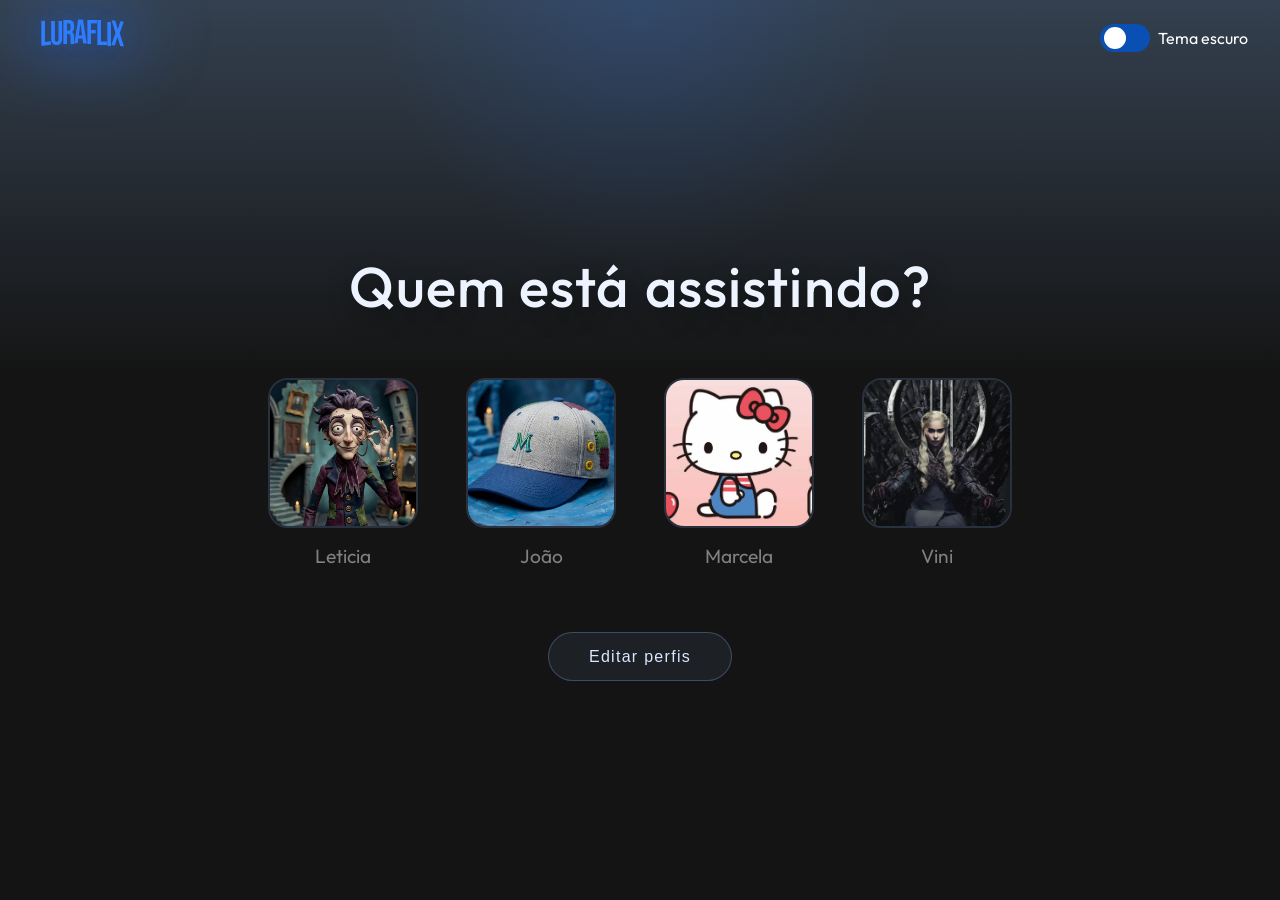
<file: index.html>
﻿<!DOCTYPE html>
<html lang="pt-br">
<head>
    <meta charset="UTF-8">
    <meta name="viewport" content="width=device-width, initial-scale=1.0">
    <title>Luraflix</title>
    <link rel="stylesheet" href="style.css">
    <link href="https://fonts.googleapis.com/css2?family=Bebas+Neue&display=swap" rel="stylesheet">
    <link href="https://fonts.googleapis.com/css2?family=Outfit:wght@400;500;700&display=swap" rel="stylesheet">
</head>
<body>
   <div class="netflix-title" aria-label="LuraFlix">
    <span class="logo-l">L</span>
    <span class="logo-u">u</span>
    <span class="logo-r">r</span>
    <span class="logo-a">a</span>
    <span class="logo-f">F</span>
    <span class="logo-l2">l</span>
    <span class="logo-i">i</span>
    <span class="logo-x">x</span>
   </div>
    <div class="red-glow"></div>
    <main>
     <div class="theme-container">
    <button id="theme-toggle" class="toggle" onclick="toggleTheme()"></button>
    <span id="theme-text">Tema escuro</span>
     </div>
        <h1><span>Quem está</span><span>assistindo?</span></h1>
        <section aria-label="Perfis disponíveis">
            <nav class="profiles">
                <ul>
                    <li>
                        <a href="catalogo/catalogo.html" class="profile">
                            <figure>
                                <img src="assets/perfil-1.jpg" alt="Um personagem de aparÃªncia gÃ³tica e caricata, com cabelos roxos e monÃ³culo, posa em um cenÃ¡rio fantÃ¡stico de miniaturas sombrias iluminadas por velas."> 
                                <figcaption>Leticia</figcaption>
                            </figure>
                        </a>
                    </li>
                    <li>
                        <a href="catalogo/catalogo.html" class="profile">
                            <figure>
                                <img src="assets/perfil-2.jpg" alt="Imagem de um bonÃ© azul"> 
                                <figcaption>João</figcaption>
                            </figure>
                        </a>
                    </li>
                    <li>
                        <a href="catalogo/catalogo.html" class="profile">
                            <figure>
                                <img src="assets/perfil-3.png" alt="IlustraÃ§Ã£o de uma boneca estilo gatinho branco sentada com laÃ§o vermelho, roupa azul, ao lado de trÃªs maÃ§Ã£s e uma garrafinha de leite com canudo em fundo rosa suave.">
                                <figcaption>Marcela</figcaption>
                            </figure>
                        </a>
                    </li>
                    <li>
                        <a href="catalogo/catalogo.html" class="profile">
                            <figure>
                                <img src="assets/perfil-4.png" alt="Personagem feminina sentada no Trono de Ferro com expressÃ£o sÃ©ria, vestindo roupas escuras em um cenÃ¡rio sombrio e dramÃ¡tico.">
                                <figcaption>Vini</figcaption>
                            </figure>
                        </a>
                    </li>
                </ul>
            </nav>
             <section class="gerenciar">
            <button type="button" class="botao-gerenciar">Editar perfis</button>
        </section> 
    </main>
   <script src="js/index.js"></script>
   <script src="theme.js"></script>
</body>
</html>
</file>
<file: style.css>
﻿* {
    margin: 0;
    padding: 0;
    box-sizing: border-box;
}

body {
    background: #141414;
    color: #fff;
    font-family: 'Outfit', 'Segoe UI', Arial, sans-serif;
}






@keyframes glowNetflix2 { 
    0% { 
        opacity: 0; 
        transform: scale(0.8); 
    } 

    50% { 
        opacity: 0.3; transform: scale(1); 
    } 

    100% { opacity: 0;
         transform: scale(0.8);

     }
 }

 
/* CENTRALIZA */
main {
    display: flex;
    flex-direction: column;
    align-items: center;
    justify-content: center;
    min-height: 100vh;
    padding: 5rem 1.5rem 3rem;
}

.intro-label {
    margin-bottom: 0.9rem;
    font-size: 0.82rem;
    font-weight: 600;
    letter-spacing: 0.22em;
    text-transform: uppercase;
    color: #8db9ff;
}

/* TÃTULO */
h1 {
    font-size: 3.2rem;
    font-weight: 400;
    margin-bottom: 3.5rem;
}

/* LISTA */
ul {
    list-style: none;
    display: flex;
    gap: 3rem;
}

/* PERFIL */
.profile {
    text-decoration: none;
    text-align: center;
    color: #808080;
    transition: opacity 0.3s;
}

/* IMAGEM */
.profile img {
    width: 150px;
    height: 150px;
    border-radius: 20px;
    object-fit: cover;
    display: block;
    border: 2px solid rgba(141, 185, 255, 0.18);
}


/* NOME */
figcaption {
    margin-top: 1rem;
    font-size: 1.2rem;
    transition: color 0.3s;
}

/* HOVER ESTILO NETFLIX */
.profile:hover img {
    transform: translateY(-8px) scale(1.06);
    border: 2px solid #8db9ff;
    box-shadow: 0 18px 40px rgba(8,0,40,0.45);
}

.profile:hover figcaption {
    color: #fff;
}

/* ESCURECE OS OUTROS */
ul:hover .profile {
    opacity: 0.3;
}

ul:hover .profile:hover {
    opacity: 1;
}

/* BOTÃƒO GERENCIAR */
.botao-gerenciar {
    margin-top: 5rem;
    padding: 0.9rem 2.5rem;
    border: 1px solid rgba(141, 185, 255, 0.28);
    background: rgba(141, 185, 255, 0.08);
    color: #d9e7ff;
    font-size: 1rem;
    letter-spacing: 0.08em;
    cursor: pointer;
    transition: all 0.3s ease;
    display: block;
    margin: 4rem auto 0 auto;
    border-radius: 999px;
}

.botao-gerenciar:hover {
    color: #081428;
    border-color: #8db9ff;
    background: #8db9ff;
}

/* RESPONSIVO */
@media (max-width: 900px) {
    ul {
        gap: 2rem;
    }

    .profile img {
        width: 120px;
        height: 120px;
    }

    h1 {
        font-size: 2.2rem;
    }
}

@media (max-width: 600px) {
    main {
        min-height: auto;
        padding: 6.5rem 1.25rem 2.5rem;
        justify-content: flex-start;
    }

    .netflix-title {
        top: 0.9rem;
        left: 1rem;
        font-size: 1.5rem;
    }

    .theme-container {
        top: 0.9rem;
        right: 1rem;
        gap: 0.5rem;
        transform: scale(0.84);
        transform-origin: top right;
    }

    #theme-text {
        font-size: 0.82rem;
        white-space: nowrap;
    }

    ul {
        width: min(100%, 320px);
        display: grid;
        grid-template-columns: repeat(2, minmax(0, 1fr));
        justify-content: center;
        gap: 1.75rem 1.25rem;
    }

    li {
        width: 100%;
    }

    .profile {
        display: block;
        width: 100%;
    }

    .profile img {
        width: 100%;
        max-width: 126px;
        aspect-ratio: 1 / 1;
        height: auto;
        margin: 0 auto;
        border-radius: 6px;
    }

    figcaption {
        margin-top: 0.8rem;
        font-size: 1.05rem;
    }

    h1 {
        font-size: clamp(2.1rem, 8.8vw, 2.8rem);
        line-height: 1.12;
        margin-bottom: 2rem;
        text-align: center;
        letter-spacing: 0;
        max-width: none;
    }

    h1 span {
        display: block;
    }

    h1 span + span {
        margin-left: 0;
    }

    .botao-gerenciar {
        margin-top: 3rem;
        width: min(100%, 320px);
        padding: 0.85rem 1.2rem;
        font-size: 0.95rem;
        letter-spacing: 0.08em;
    }

    .gerenciar {
        width: 100%;
        display: flex;
        justify-content: center;
    }
}

/* LIGHT MODE */
body.light-mode {
    background: linear-gradient(to bottom, #e8eef7 0%, #f5f5f5 55%, #f5f5f5 100%);
    color: #222;
}

.light-mode .profile {
    color: #555;
}

.light-mode .intro-label {
    color: #1d5fd3;
}

.light-mode .profile:hover figcaption {
    color: #000;
}

/* ðŸ‘‡ AQUI EMBAIXO (NOVO CÃ“DIGO) */
.theme-container {
    position: absolute;
    top: 1.5rem;
    right: 2rem;
    display: flex;
    align-items: center;
    gap: 0.5rem;
}

.toggle {
    width: 50px;
    height: 28px;
    background: #555;
    border-radius: 20px;
    border: none;
    cursor: pointer;
    position: relative;
}

.toggle::before {
    content: "";
    position: absolute;
    width: 22px;
    height: 22px;
    background: #fff;
    border-radius: 50%;
    top: 3px;
    left: 4px;
    transition: transform 0.3s;
}
body.light-mode .toggle::before {
    transform: translateX(24px); /* bolinha vai pra direita */
}
/* Dark mode com degradÃª no topo */
body {
    background:
        radial-gradient(circle at 50% 0%, rgba(47, 125, 255, 0.16), transparent 24%),
        linear-gradient(to bottom, #34404f 0%, #141414 42%, #141414 100%);
    color: #fff;
}

/* AnimaÃ§Ã£o do bolinho vermelho no meio superior */

/* Keyframes da animaÃ§Ã£o */
@keyframes glowNetflix {
    0% { opacity: 0; transform: translateX(-50%) scale(0.8); }
    50% { opacity: 1; transform: translateX(-50%) scale(1); }
    100% { opacity: 0; transform: translateX(-50%) scale(0.8); }
}

/* Switch toggle conforme o tema */
.toggle {
    background-color: #0a4fb3; /* azul por padrÃ£o */
    transition: background-color 0.3s;
}

body.light-mode .toggle {
    background-color: #5aa9ff; /* azul claro no modo claro */
}

/* Bolinha */
.toggle::before {
    background-color: #fff;
    transition: transform 0.3s;
}

body.light-mode .toggle::before {
    transform: translateX(24px); /* bolinha vai pra direita */
}
/* Bolinha */
.toggle::before {
    background-color: #fff; /* bolinha branca no escuro */
    transition: transform 0.3s, background-color 0.3s;
}

body.light-mode .toggle::before {
    transform: translateX(24px); /* bolinha vai pra direita */
    background-color: #000;      /* bolinha preta no claro */
}


/*AnimaÃ§Ã£o do quem esta assistindo*/
h1 {
    font-size: 3.5rem;
    font-weight: 500;
    color: #eef4ff;
    margin-bottom: 3.5rem;
    letter-spacing: 0.02em;
    text-shadow: 0 8px 24px rgba(0,0,0,0.42);

    opacity: 0;
    animation: fadeTitle 1s ease forwards;
}

h1 span + span {
    margin-left: 0.28em;
}

@keyframes fadeTitle {
    to {
        opacity: 1;
        transform: translateY(0);
    }

    from {
        opacity: 0;
        transform: translateY(10px);
    }
}

.netflix-title {
    position: absolute;
    top: 20px;
    left: 40px;
    z-index: 10;
    display: flex;
    align-items: flex-end;
    gap: 0;
    font-family: 'Bebas Neue', 'Segoe UI', Arial, sans-serif;
    font-size: 2.05rem;
    line-height: 0.88;
    letter-spacing: -0.03em;
    color: #2f7dff;
    text-transform: none;
    text-shadow: 0 0 20px rgba(47, 125, 255, 0.22);
}

.netflix-title span {
    display: inline-block;
    transform-origin: center bottom;
}

.netflix-title .logo-l,
.netflix-title .logo-u,
.netflix-title .logo-r,
.netflix-title .logo-a,
.netflix-title .logo-f,
.netflix-title .logo-l2,
.netflix-title .logo-i,
.netflix-title .logo-x {
    font-size: 1em;
}

/* efeito ondulado leve */
.netflix-title .logo-l { transform: translateY(2px) scaleY(1.08) skewY(-6deg); }
.netflix-title .logo-u { transform: translateY(1px) scaleY(1.05); }
.netflix-title .logo-r { transform: translateY(0) scaleY(1.02); }
.netflix-title .logo-a { transform: translateY(-1px) scaleY(1.03) skewY(2deg); }
.netflix-title .logo-f { transform: translateY(0) scaleY(1.05); }
.netflix-title .logo-l2 { transform: translateY(1px) scaleY(1.08); }
.netflix-title .logo-i { transform: translateY(2px) scaleY(1.04); }
.netflix-title .logo-x { transform: translateY(2px) scaleY(1.08) skewY(6deg); }

/* glow vermelho atrÃ¡s do logo */
.netflix-title::before {
    content: "";
    position: absolute;
    top: 50%;
    left: 50%;
    transform: translate(-50%, -50%);
    
    width: 260px;   /* ðŸ‘ˆ aumenta aqui */
    height: 90px;   /* ðŸ‘ˆ aumenta aqui */

    background: radial-gradient(circle, rgba(47, 125, 255, 0.28) 0%, transparent 70%);
    
    filter: blur(25px);
    z-index: -1;
}

body.light-mode h1 {
    color: #222;
}
body.light-mode h1 {
    color: #222; /* preto mais suave */
    text-shadow: none; /* ðŸ‘ˆ remove a sombra */
}
</file>
